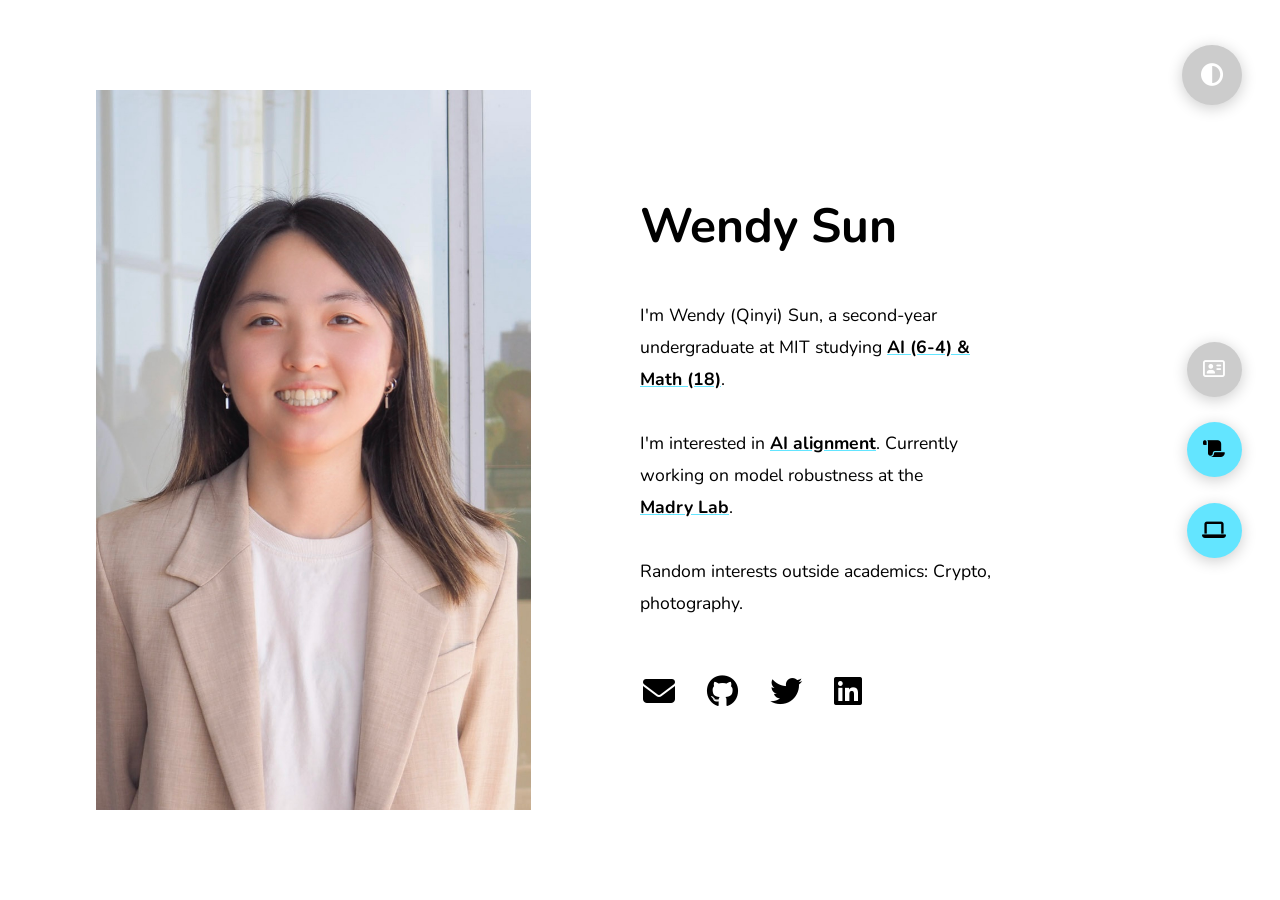
<file: index.html>
<!DOCTYPE html>
<html lang="en">
<head>
    <title>About | Wendy Sun</title>
    <meta charset="UTF-8">
    <meta name="viewport" content="width=device-width, initial-scale=1.0">
    <title>Portfolio</title>
    <link rel="icon" type="image/png" href="/images/favicon.jpg">
    <link rel="stylesheet" href="/styles/styles.css">
    <link rel="preconnect" href="https://fonts.googleapis.com">
    <link rel="preconnect" href="https://fonts.gstatic.com" crossorigin>
    <link rel="stylesheet" href="https://cdnjs.cloudflare.com/ajax/libs/font-awesome/6.4.0/css/all.min.css" integrity="sha512-iecdLmaskl7CVkqkXNQ/ZH/XLlvWZOJyj7Yy7tcenmpD1ypASozpmT/E0iPtmFIB46ZmdtAc9eNBvH0H/ZpiBw==" crossorigin="anonymous" referrerpolicy="no-referrer" />
    <link href="https://fonts.googleapis.com/css2?family=Nunito:wght@300&display=swap" rel="stylesheet">
</head>
<body class="main-content">
    <header class="section sec1 header active" id="about">
        <div class="header-content">
            <div class="left-header">
                <div class="h-shape"></div>
                <div class="profile-img">
                    <img src="/images/profile_img.jpg" alt="Profile Image" height="350">
                </div>
            </div>
            <div class="right-header">
                <h1 class="intro">
                    Wendy Sun
                </h1>
                <p>
                    I'm Wendy (Qinyi) Sun, a second-year undergraduate at MIT studying <b><u>AI (6-4) & Math (18)</u></b>. <br><br>
                    I'm interested in <b><u>AI alignment</u></b>.
                    Currently working on model robustness at the <a href="https://madrylab.mit.edu/" target="_blank"><b><u>Madry Lab</u></b></a>. <br><br>
                    Random interests outside academics: Crypto, photography.
                </p>
                <!--
                <div class="btn-container">
                    <a href="" class="main-btn">
                        <span class="btn-text"> Research </span>
                        <span class="btn-icon"><i class="fa-solid fa-laptop"></i></span>
                    </a>
                </div>
                -->
                <div class="contact-icons">
                    <a href="mailto:wendysun@mit.edu" target="_blank">
                        <i class="fa-solid fa-envelope"></i>
                    </a>
                    <a href="https://github.com/sun-wendy" target="_blank">
                        <i class="fa-brands fa-github"></i>
                    </a>
                    <a href=""https://twitter.com/wendy_sunq" target="_blank">
                        <i class="fa-brands fa-twitter"></i>
                    </a>
                    <a href="https://www.linkedin.com/in/qinyi-wendy-sun/" target="_blank">
                        <i class="fa-brands fa-linkedin"></i>
                    </a>
                </div>
            </div>
        </div>
    </header>

    <div class="menu">
        <a href="./">
            <div class="control control-1 active-btn" data-id="about">
                <i class="fa-regular fa-address-card"></i>
            </div>
        </a>
        <a href="./pages/research">
            <div class="control control-2" data-id="research">
                <i class="fa-solid fa-scroll"></i>
            </div>
        </a>
        <a href="./pages/projects">
            <div class="control control-3" data-id="projects">
                <i class="fa-solid fa-laptop"></i>
            </div>
        </a>
    </div>

    <div class="theme-btn">
        <i class="fa-solid fa-circle-half-stroke"></i>
    </div>

    <script src="app.js"></script>
</body>
</html>
</file>
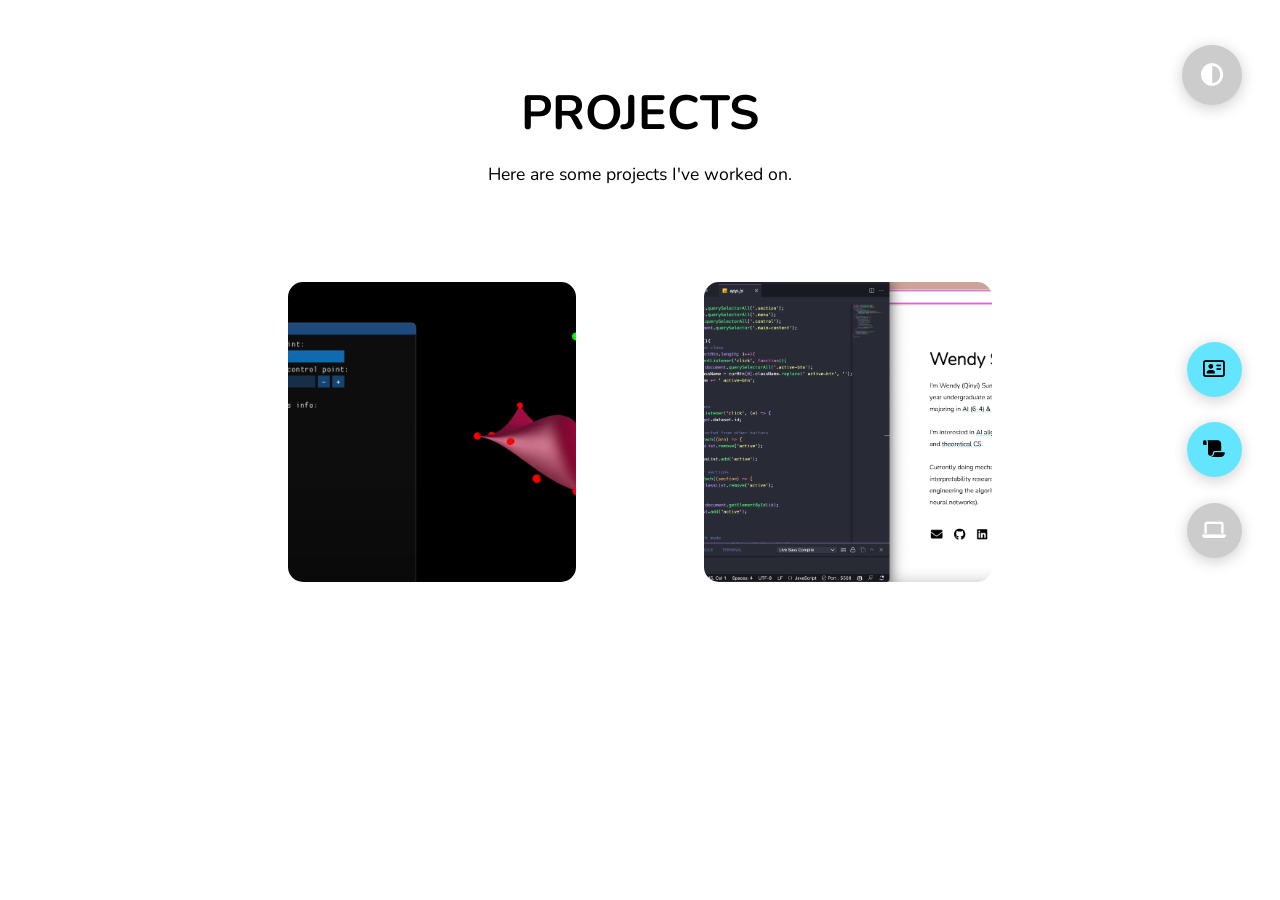
<file: pages/projects.html>
<!DOCTYPE html>
<html lang="en">
<head>
    <title>Projects | Wendy Sun</title>
    <meta charset="UTF-8">
    <meta name="viewport" content="width=device-width, initial-scale=1.0">
    <title>Portfolio</title>
    <link rel="icon" type="image/png" href="../images/favicon.jpg">
    <link rel="stylesheet" href="../styles/styles.css">
    <link rel="preconnect" href="https://fonts.googleapis.com">
    <link rel="preconnect" href="https://fonts.gstatic.com" crossorigin>
    <link rel="stylesheet" href="https://cdnjs.cloudflare.com/ajax/libs/font-awesome/6.4.0/css/all.min.css" integrity="sha512-iecdLmaskl7CVkqkXNQ/ZH/XLlvWZOJyj7Yy7tcenmpD1ypASozpmT/E0iPtmFIB46ZmdtAc9eNBvH0H/ZpiBw==" crossorigin="anonymous" referrerpolicy="no-referrer" />
    <link href="https://fonts.googleapis.com/css2?family=Nunito:wght@300&display=swap" rel="stylesheet">
</head>
<body class="main-content">
    <main>
        <section class="section sec3 projects active" id="projects">
            <div class="main-title">
                <h2> Projects </h2>
            </div>
            <p class="page-description">
                Here are some projects I've worked on.
            </p>
            <div class="projects-page">
                <div class="project-item">
                    <a href="../projects/nurbs_tool">
                        <div class="image">
                            <img src="../images/nurbs_tool.jpg" alt="">
                        </div>
                        <div class="hover-items">
                            <h3><b> NURBS Editing Tool </b></h3>
                            <div class="icons">
                                <a href="../projects/nurbs_tool.html" class="icon">
                                    <i class="fa-solid fa-file-lines"></i>
                                </a>
                                <a href="https://github.com/sun-wendy/6.4400-project" class="icon" target="_blank">
                                    <i class="fa-brands fa-github"></i>
                                </a>
                            </div>
                        </div>
                    </a>
                </div>
                <div class="project-item">
                    <a href="../projects/website">
                        <div class="image">
                            <img src="../images/website.jpg" alt="">
                        </div>
                        <div class="hover-items">
                            <h3><b> Personal Website </b></h3>
                            <div class="icons">
                                <a href="../projects/website.html" class="icon">
                                    <i class="fa-solid fa-file-lines"></i>
                                </a>
                                <a href="https://github.com/sun-wendy/wendysun.io" class="icon" target="_blank">
                                    <i class="fa-brands fa-github"></i>
                                </a>
                            </div>
                        </div>
                    </a>
                </div>
            </div>
        </section>
    </main>

    <div class="menu">
        <a href="../">
            <div class="control control-1" data-id="about">
                <i class="fa-regular fa-address-card"></i>
            </div>
        </a>
        <a href="./research">
            <div class="control control-2" data-id="research">
                <i class="fa-solid fa-scroll"></i>
            </div>
        </a>
        <a href="./projects">
            <div class="control control-3 active-btn" data-id="projects">
                <i class="fa-solid fa-laptop"></i>
            </div>
        </a>
    </div>

    <div class="theme-btn">
        <i class="fa-solid fa-circle-half-stroke"></i>
    </div>

    <script src="../app.js"></script>
</body>
</html>
</file>
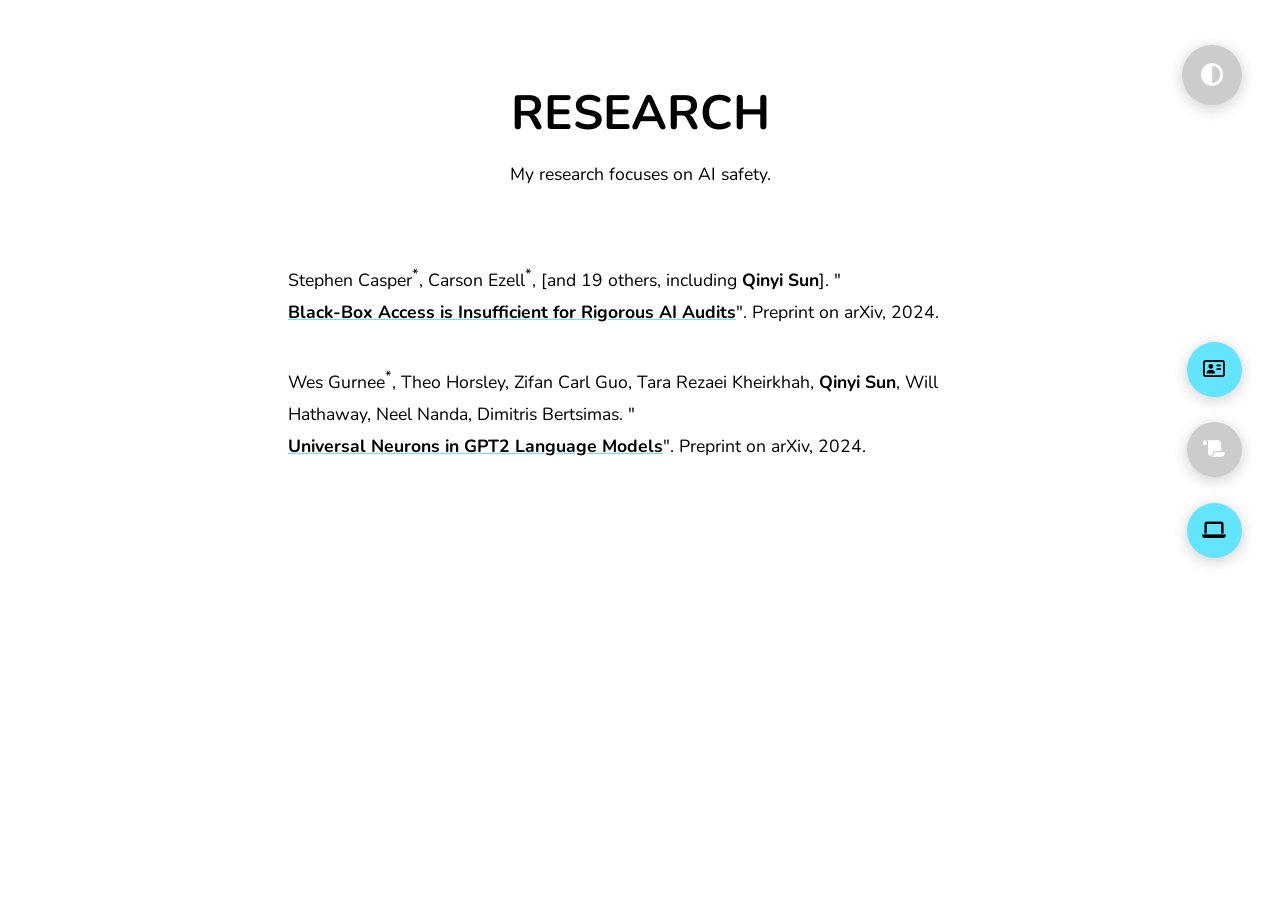
<file: pages/research.html>
<!DOCTYPE html>
<html lang="en">
<head>
    <title>Research | Wendy Sun</title>
    <meta charset="UTF-8">
    <meta name="viewport" content="width=device-width, initial-scale=1.0">
    <title>Portfolio</title>
    <link rel="icon" type="image/png" href="../images/favicon.jpg">
    <link rel="stylesheet" href="../styles/styles.css">
    <link rel="preconnect" href="https://fonts.googleapis.com">
    <link rel="preconnect" href="https://fonts.gstatic.com" crossorigin>
    <link rel="stylesheet" href="https://cdnjs.cloudflare.com/ajax/libs/font-awesome/6.4.0/css/all.min.css" integrity="sha512-iecdLmaskl7CVkqkXNQ/ZH/XLlvWZOJyj7Yy7tcenmpD1ypASozpmT/E0iPtmFIB46ZmdtAc9eNBvH0H/ZpiBw==" crossorigin="anonymous" referrerpolicy="no-referrer" />
    <link href="https://fonts.googleapis.com/css2?family=Nunito:wght@300&display=swap" rel="stylesheet">
</head>
<body class="main-content">
    <main>
        <section class="section sec2 research active" id="research">
            <div class="main-title">
                <h2> Research </h2>
            </div>
            <p class="page-description">
                My research focuses on AI safety.
            </p>
            <div class="research-page">
                <p>
                    Stephen Casper<sup>*</sup>, Carson Ezell<sup>*</sup>, [and 19 others, including <b>Qinyi Sun</b>]. "<a href="https://arxiv.org/abs/2401.14446" target="_blank"><b><u>Black-Box Access is Insufficient for Rigorous AI Audits</u></b></a>". Preprint on arXiv, 2024.
                    <br><br>
                    Wes Gurnee<sup>*</sup>, Theo Horsley, Zifan Carl Guo, Tara Rezaei Kheirkhah, <b>Qinyi Sun</b>, Will Hathaway, Neel Nanda, Dimitris Bertsimas. "<a href="https://arxiv.org/abs/2401.12181" target="_blank"><b><u>Universal Neurons in GPT2 Language Models</u></b></a>". Preprint on arXiv, 2024.
                </p>
            </div>
        </section>
    </main>

    <div class="menu">
        <a href="../">
            <div class="control control-1" data-id="about">
                <i class="fa-regular fa-address-card"></i>
            </div>
        </a>
        <a href="./research">
            <div class="control control-2 active-btn" data-id="research">
                <i class="fa-solid fa-scroll"></i>
            </div>
        </a>
        <a href="./projects">
            <div class="control control-3" data-id="projects">
                <i class="fa-solid fa-laptop"></i>
            </div>
        </a>
    </div>

    <div class="theme-btn">
        <i class="fa-solid fa-circle-half-stroke"></i>
    </div>

    <script src="../app.js"></script>
</body>
</html>
</file>
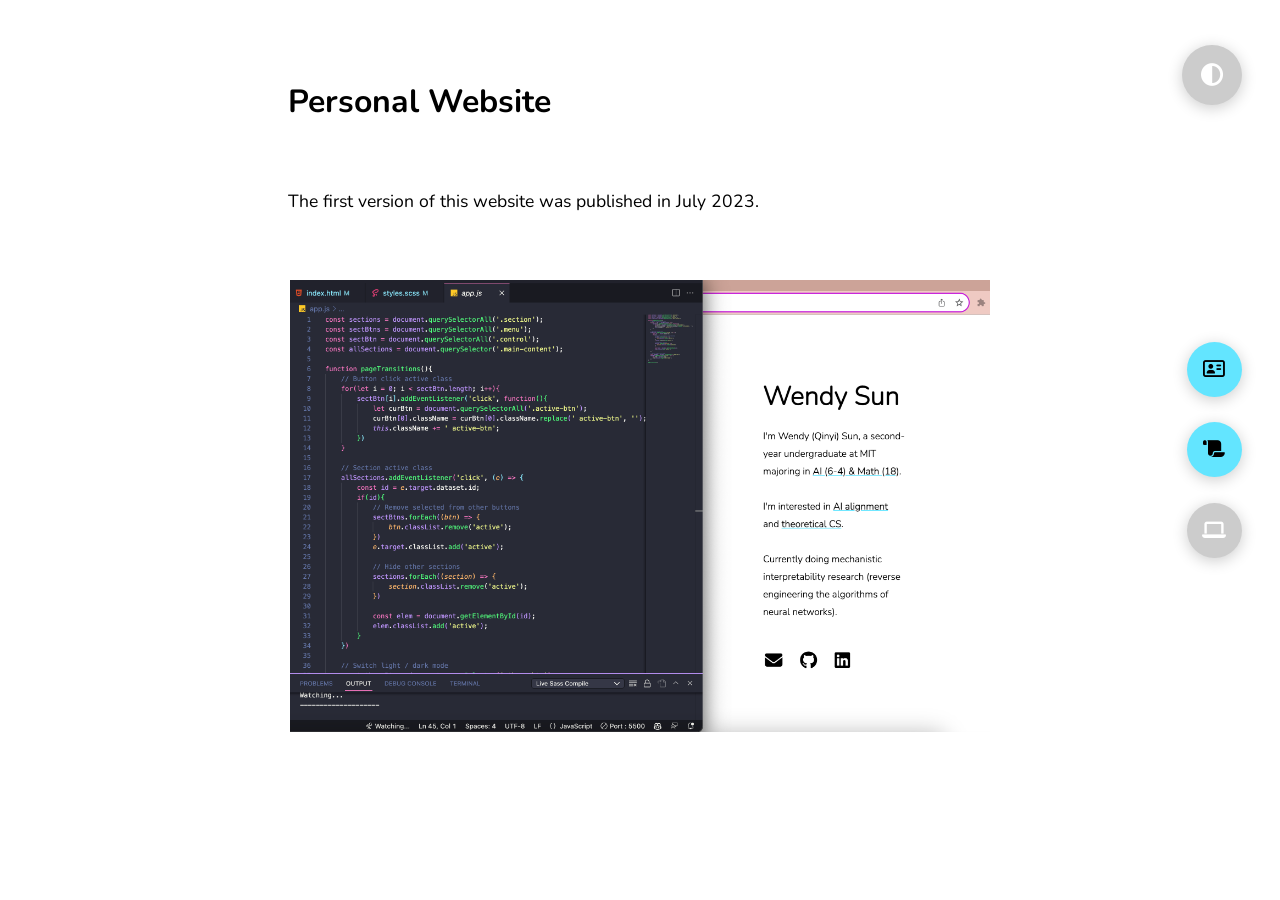
<file: projects/website.html>
<!DOCTYPE html>
<html lang="en">
<head>
    <title>Personal Website | Wendy Sun</title>
    <meta charset="UTF-8">
    <meta name="viewport" content="width=device-width, initial-scale=1.0">
    <title>Portfolio</title>
    <link rel="icon" type="image/png" href="../images/favicon.jpg">
    <link rel="stylesheet" href="../styles/styles.css">
    <link rel="preconnect" href="https://fonts.googleapis.com">
    <link rel="preconnect" href="https://fonts.gstatic.com" crossorigin>
    <link rel="stylesheet" href="https://cdnjs.cloudflare.com/ajax/libs/font-awesome/6.4.0/css/all.min.css" integrity="sha512-iecdLmaskl7CVkqkXNQ/ZH/XLlvWZOJyj7Yy7tcenmpD1ypASozpmT/E0iPtmFIB46ZmdtAc9eNBvH0H/ZpiBw==" crossorigin="anonymous" referrerpolicy="no-referrer" />
    <link href="https://fonts.googleapis.com/css2?family=Nunito:wght@300&display=swap" rel="stylesheet">
</head>
<body class="main-content">
    <main>
        <section class="section sec3 projects active" id="single-project">
            <div class="project-title"><b>
                Personal Website
            </b></div>
            <p class="project-description">
                The first version of this website was published in July 2023.
            </p>
            <img src="../images/website.jpg" alt="" class="project-img">
            <br><br>
        </section>
    </main>

    <div class="menu">
        <a href="../">
            <div class="control control-1" data-id="about">
                <i class="fa-regular fa-address-card"></i>
            </div>
        </a>
        <a href="../pages/research">
            <div class="control control-2" data-id="research">
                <i class="fa-solid fa-scroll"></i>
            </div>
        </a>
        <a href="../pages/projects">
            <div class="control control-3 active-btn" data-id="projects">
                <i class="fa-solid fa-laptop"></i>
            </div>
        </a>
    </div>

    <div class="theme-btn">
        <i class="fa-solid fa-circle-half-stroke"></i>
    </div>

    <script src="../app.js"></script>
</body>
</html>
</file>
<file: styles/styles.css>
* {
  margin: 0;
  padding: 0;
  box-sizing: border-box;
  list-style: none;
}

:root {
  --color-white: #fff;
  --color-black: #000;
  --color-grey: #ccc;
  --color-lightblue: #63e5ff;
  --br-sm-2: 14px;
  --box-shadow: 0 3px 15px rgba(0, 0, 0, 0.2);
}

.dark-mode {
  --color-white: #18191a;
  --color-black: #fff;
  --color-grey: #ccc;
  --color-lightblue: #63e5ff;
}

body {
  background-color: var(--color-white);
  font-family: "Nunito", sans-serif;
  font-size: 1.1rem;
  color: var(--color-black);
  transition: all 0.2s ease-in-out;
}

a {
  display: inline-block;
  text-decoration: none;
  color: inherit;
  font-family: inherit;
}

header {
  height: 100vh;
  color: var(--color-black);
  overflow: hidden;
}

section {
  min-height: 100vh;
  width: 100%;
  position: absolute;
  left: 0;
  top: 0;
  padding: 3rem 18rem;
}

.section {
  transform: translateY(-100%) scale(0);
  transition: all 0.2s ease-in-out;
  background-color: var(--color-white);
}

.sec1 {
  display: none;
  transform: translateY(0) scale(1);
}

.sec2 {
  display: none;
  transform: translateY(0) scale(1);
}

.sec3 {
  display: none;
  transform: translateY(0) scale(1);
}

.active {
  display: block;
  animation: fadeIn 0.15s ease-in-out forwards;
}
@keyframes fadeIn {
  0% {
    opacity: 0;
  }
  100% {
    opacity: 1;
  }
}

.menu {
  position: fixed;
  z-index: 10;
  top: 50%;
  right: 3%;
  display: flex;
  flex-direction: column;
  align-items: center;
  justify-content: center;
  transform: translateY(-50%);
}
.menu .active-btn {
  background-color: var(--color-grey) !important;
  transition: all 0.2s ease-in-out;
}
.menu .active-btn i {
  color: var(--color-white) !important;
}
.menu .control {
  padding: 1rem;
  cursor: pointer;
  background-color: var(--color-lightblue);
  width: 55px;
  height: 55px;
  border-radius: 50%;
  display: flex;
  align-items: center;
  justify-content: center;
  margin: 0.8rem 0;
  box-shadow: var(--box-shadow);
}
.menu .control i {
  font-size: 1.2rem;
  pointer-events: none;
}

.theme-btn {
  top: 5%;
  right: 3%;
  width: 60px;
  height: 60px;
  border-radius: 50%;
  background-color: var(--color-grey);
  cursor: pointer;
  position: fixed;
  display: flex;
  justify-content: center;
  align-items: center;
  box-shadow: 0 3px 15px rgba(0, 0, 0, 0.2);
  transition: all 0.2s ease-in-out;
}
.theme-btn:active {
  transform: translateY(-5px);
}
.theme-btn i {
  font-size: 1.4rem;
  color: var(--color-white);
  pointer-events: none;
}

/* Header content */
.header-content {
  display: grid;
  grid-template-columns: repeat(2, 1fr);
  min-height: 100vh; /* height: 100% */
}
.header-content .left-header {
  display: flex;
  align-items: center;
  position: relative;
}
.header-content .left-header .h-shape {
  transition: all 0.2s ease-in-out;
  width: 100%;
  height: 100%;
  background-color: var(--color-white);
  position: absolute;
  left: 0;
  top: 0;
  z-index: -1;
}
.header-content .left-header .profile-img {
  border-radius: var(--br-sm-2);
  height: 80%;
  width: 68%;
  margin-left: 6rem;
  position: absolute;
  top: 10%;
  background-color: var(--color-black);
  transition: all 0.2s ease-in-out;
}
.header-content .left-header .profile-img img {
  width: 100%;
  height: 100%;
  -o-object-fit: cover;
     object-fit: cover;
  transition: all 0.2s ease-in-out;
}
.header-content .right-header {
  display: flex;
  flex-direction: column;
  justify-content: center;
  padding-right: 18rem;
}
.header-content .right-header .intro {
  margin-bottom: 1rem;
  font-size: 3rem;
}
.header-content .right-header .intro span {
  color: var(--color-lightblue);
}
.header-content .right-header p {
  margin: 1.5rem 0;
  line-height: 2rem;
}
.header-content .right-header p u {
  text-decoration-color: var(--color-lightblue);
}
.header-content .right-header .contact-icons {
  display: flex;
  margin-top: 2rem;
  margin-left: -0.8rem;
}
.header-content .right-header .contact-icons a {
  display: flex;
  align-items: center;
  color: var(--color-black);
  background-color: var(--color-white);
  cursor: pointer;
  justify-content: center;
  margin: 0 1rem;
  transition: all 0.2s ease-in-out;
}
.header-content .right-header .contact-icons a:hover i {
  color: var(--color-lightblue);
}
.header-content .right-header .contact-icons a i {
  display: flex;
  align-items: center;
  justify-content: center;
  font-size: 2rem;
}

.research-page p {
  margin: 2.5rem 0;
  line-height: 2rem;
}
.research-page p u {
  text-decoration-color: var(--color-lightblue);
}

.page-description {
  padding: 2rem 0;
  text-align: center;
  margin-top: 1rem;
}

.projects-page {
  display: grid;
  grid-template-columns: repeat(2, 1fr);
  grid-gap: 8rem;
  margin-top: 4rem;
}
.projects-page .project-item {
  position: relative;
  border-radius: 15px;
}
.projects-page .project-item img {
  width: 100%;
  height: 300px;
  -o-object-fit: cover;
     object-fit: cover;
  border-radius: 15px;
}
.projects-page .project-item .hover-items {
  width: 100%;
  height: 100%;
  background-color: var(--color-grey);
  position: absolute;
  left: 0;
  top: 0;
  border-radius: 15px;
  display: flex;
  justify-content: center;
  align-items: center;
  flex-direction: column;
  opacity: 0;
  transform: scale(0);
  transition: all 0.2s ease-in-out;
}
.projects-page .project-item .hover-items h3 {
  font-size: 1.5rem;
  color: var(--color-black);
  margin-bottom: 1.5rem;
}
.projects-page .project-item .hover-items .icons {
  display: flex;
  justify-content: center;
  align-items: center;
}
.projects-page .project-item .hover-items .icons .icon {
  background-color: var(--color-white);
  border-radius: 50%;
  width: 60px;
  height: 60px;
  display: flex;
  align-items: center;
  justify-content: center;
  margin: 0 1rem;
  cursor: pointer;
  transition: all 0.2s ease-in-out;
}
.projects-page .project-item .hover-items .icons .icon i {
  font-size: 2rem;
  color: var(--color-black);
  margin: 0 1rem;
}
.projects-page .project-item .hover-items .icons .icon:hover {
  background-color: var(--color-lightblue);
}
.projects-page .project-item .hover-items .icons .icon:hover i {
  color: var(--color-black);
}

.project-item:hover .hover-items {
  opacity: 1;
  transform: scale(1);
}

.project-title {
  font-size: 2rem;
  padding: 2rem 0;
  text-align: left;
}

.project-description {
  padding: 2rem 0;
  text-align: left;
  line-height: 1.8rem;
}

.ref {
  color: var(--color-lightblue);
}

.project-img {
  display: block;
  width: 700px;
  margin: 2rem auto;
}

h2 {
  margin-top: 2rem;
  margin-bottom: -2rem;
}

u {
  text-decoration-color: var(--color-lightblue);
}

ol {
  display: list-item;
  list-style-position: inside;
}

/* Independent components */
.btn-container {
  display: flex;
  align-self: flex-start;
}

.main-btn {
  border-radius: 30px;
  color: inherit;
  font-weight: 600;
  position: relative;
  border: 1px solid var(--color-lightblue);
  display: flex;
  align-self: flex-start;
  align-items: center;
  overflow: hidden;
}
.main-btn .btn-text {
  padding: 0 2rem;
}
.main-btn .btn-icon {
  background-color: var(--color-grey);
  display: flex;
  align-items: center;
  justify-content: center;
  border-radius: 50%;
  padding: 1rem;
}
.main-btn::before {
  content: "";
  position: absolute;
  top: 0;
  right: 0;
  transform: translateX(100%);
  transition: all 0.2s ease-in-out;
  z-index: -1;
}
.main-btn:hover {
  transition: all 0.2s ease-in-out;
}
.main-btn:hover::before {
  width: 100%;
  height: 100%;
  background-color: var(--color-grey);
  transform: translateX(0);
}

.main-title {
  text-align: center;
  margin-top: 1rem;
}
.main-title h2 {
  position: relative;
  text-transform: uppercase;
  font-size: 3rem;
  font-weight: 700;
}

@media screen and (max-width: 600px) {
  header {
    padding: 0;
    overflow: scroll;
  }
  header .right-header {
    padding: 2rem !important;
  }
  .theme-btn {
    width: 50px;
    height: 50px;
  }
  .header-content {
    grid-template-columns: 1fr;
    padding-bottom: 6rem;
  }
  .right-header {
    grid-row: 1;
    width: 90%;
    margin: 0 auto;
  }
  .right-header .intro {
    font-size: 2.5rem !important;
  }
  .header-content .left-header .profile-img {
    margin: 0 auto;
    width: 80%;
  }
  .section {
    padding: 2rem 2.5rem;
  }
  .main-title h2 {
    font-size: 2rem;
  }
  .projects-page {
    grid-template-columns: 1fr;
    padding-bottom: 6rem;
  }
  .menu {
    top: auto;
    bottom: 0;
    flex-direction: row;
    justify-content: center;
    left: 50%;
    transform: translateX(-50%);
    width: 100%;
    background-color: var(--color-black);
  }
  .menu .control {
    margin: 1rem 0.3rem;
  }
}
@media screen and (max-width: 1070px) {
  .projects-page {
    grid-template-columns: 1fr 1fr;
  }
}
@media screen and (max-width: 970px) {
  header {
    padding: 0;
    overflow: scroll;
  }
  header .right-header {
    padding: 2rem !important;
  }
  .theme-btn {
    width: 50px;
    height: 50px;
  }
  .header-content {
    grid-template-columns: 1fr;
    padding-bottom: 6rem;
  }
  .right-header {
    grid-row: 1;
    width: 90%;
    margin: 0 auto;
  }
  .right-header .intro {
    font-size: 2.5rem !important;
  }
  .header-content .left-header .profile-img {
    margin: 0 auto;
    width: 80%;
  }
  .section {
    padding: 7rem 6rem;
  }
  .menu {
    top: auto;
    bottom: 0;
    flex-direction: row;
    justify-content: center;
    left: 50%;
    transform: translateX(-50%);
    width: 100%;
    background-color: var(--color-black);
  }
  .menu .control {
    margin: 1rem 0.3rem;
  }
}/*# sourceMappingURL=styles.css.map */
</file>
